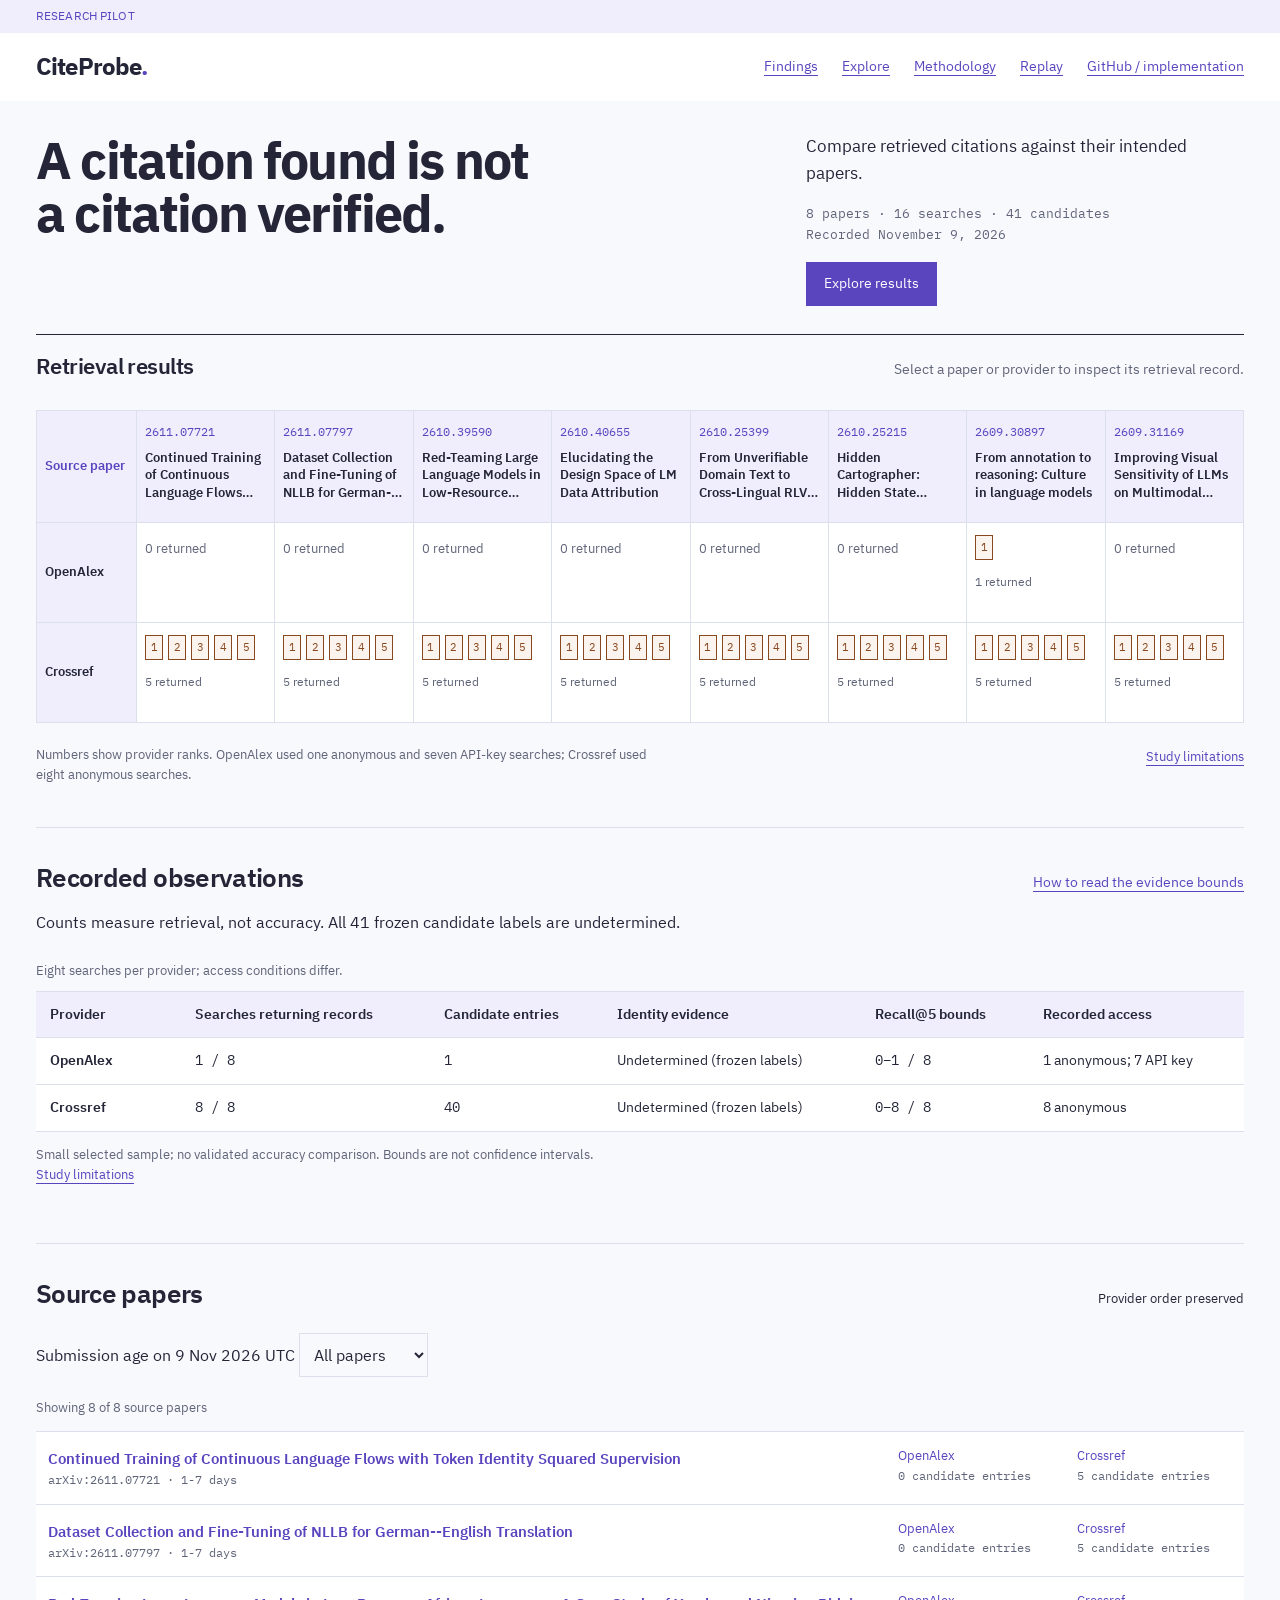
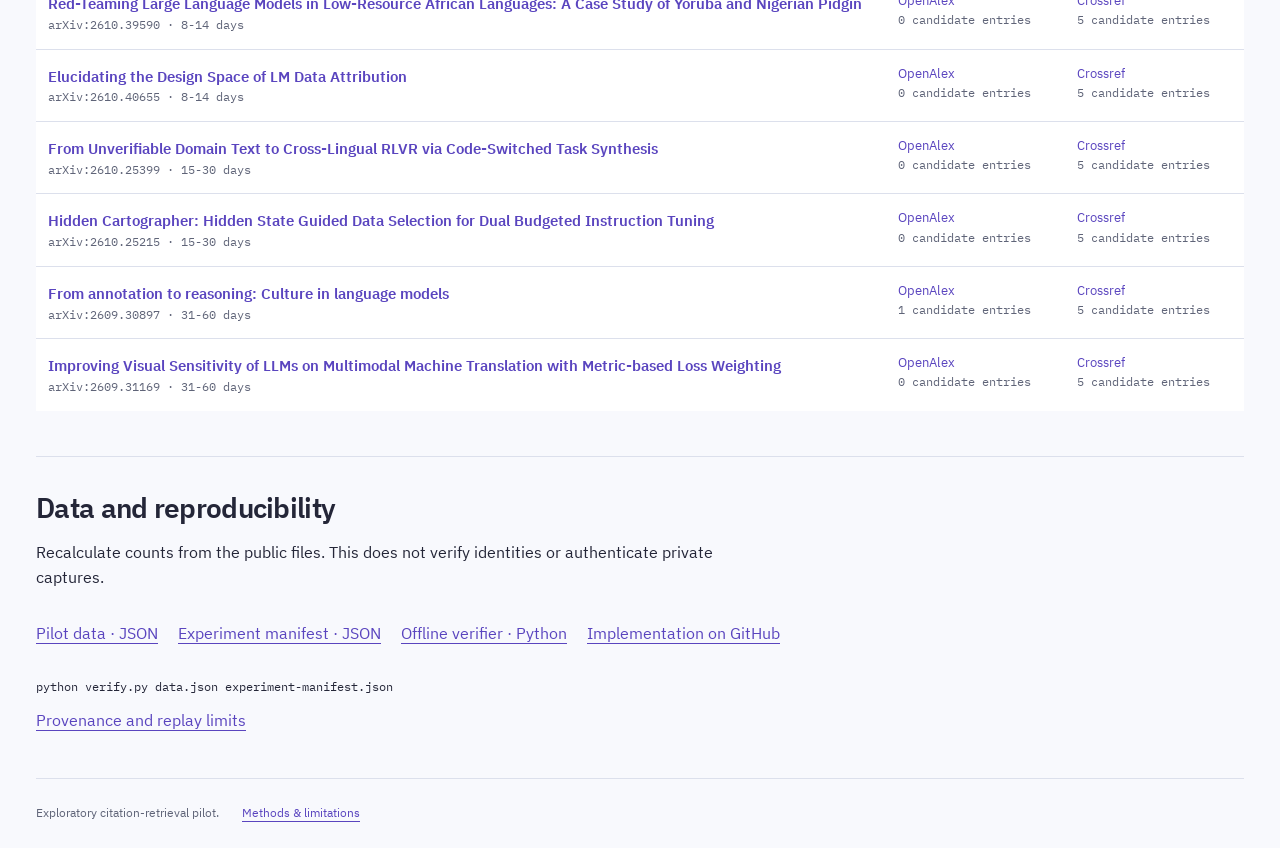
<file: public-demo/index.html>
<!doctype html><html lang="en"><head>
<meta charset="utf-8">
<meta name="viewport" content="width=device-width,initial-scale=1"><title>CiteProbe — Exploratory citation-retrieval pilot</title>
<link rel="stylesheet" href="style.css">
<script src="app.js" defer></script>
<meta name="description" content="Inspect sixteen frozen citation-retrieval searches, ranked candidates, identity evidence and reproducibility limits."><link rel="stylesheet" href="refine.css"><script src="integrated.js" defer></script><link rel="stylesheet" href="integrated.css"><link rel="stylesheet" href="v3-theme.css"></head><body data-treatment="atlas">
<a class="skip" href="#main">Skip to content</a>
<div class="prototype-note">RESEARCH PILOT</div>
<header class="mast"><a href="index.html" class="wordmark">CiteProbe<span>.</span></a>
<nav aria-label="Main"><a href="#findings">Findings</a><a href="#explore">Explore</a><a href="methodology.html">Methodology</a><a href="/replay/">Replay</a><a href="https://github.com/nati5174/CiteTrace">GitHub / implementation</a></nav></header>
<main id="main" tabindex="-1">
<div id="overview" hidden>
<section class="intro refined-intro">
<div>
<h1>A citation found is not a citation verified.</h1>
<p>Compare retrieved citations against their intended papers.</p>
<p class="scope">8 papers · 16 searches · 41 candidates<br>Recorded November 9, 2026</p><a class="action" href="#explore">Explore results</a></div>
<div class="specimen" id="specimen" aria-label="A real frozen evidence example"></div></section>
<section id="findings">
<div class="section-title">
<h2>Recorded observations</h2><a href="methodology.html#bounds">How to read the evidence bounds</a></div>
<p>Counts measure retrieval, not accuracy. All 41 frozen candidate labels are undetermined.</p>
<div class="matrix-scroll" role="region" aria-label="Provider observations" tabindex="0">
<table role="table"><caption>Eight searches per provider; access conditions differ.</caption>
<thead role="rowgroup">
<tr role="row"><th role="columnheader" scope="col">Provider</th><th role="columnheader" scope="col">Searches returning records</th><th role="columnheader" scope="col">Candidate entries</th><th role="columnheader" scope="col">Identity evidence</th><th role="columnheader" scope="col">Recall@5 bounds</th><th role="columnheader" scope="col">Recorded access</th></tr></thead>
<tbody id="matrix" role="rowgroup"></tbody></table></div>
<p class="note">Small selected sample; no validated accuracy comparison. Bounds are not confidence intervals. <a href="methodology.html#limitations">Study limitations</a></p></section>
<section id="explore" tabindex="-1">
<div class="section-title">
<h2>Source papers</h2><span>Provider order preserved</span></div><label for="cohort">Submission age on 9 Nov 2026 UTC</label> <select id="cohort" disabled><option value="all">All papers</option><option value="1-7">1–7 days</option><option value="8-14">8–14 days</option><option value="15-30">15–30 days</option><option value="31-60">31–60 days</option></select>
<p id="count" role="status"></p>
<div id="paper-list"></div></section>
<section class="reproduce" id="reproduce">
<h2>Data and reproducibility</h2>
<p>Recalculate counts from the public files. This does not verify identities or authenticate private captures.</p>
<div class="artifact-links"><a href="data.json" download>Pilot data · JSON</a><a href="experiment-manifest.json" download>Experiment manifest · JSON</a><a href="verify.py" download>Offline verifier · Python</a><a href="https://github.com/nati5174/CiteTrace">Implementation on GitHub</a></div><pre>python verify.py data.json experiment-manifest.json</pre><a href="methodology.html#reproducibility">Provenance and replay limits</a></section></div>
<section id="inspection" hidden aria-labelledby="inspection-title"></section>
<div id="loading" role="status">Loading frozen records…</div></main>
<footer>Exploratory citation-retrieval pilot. <a href="methodology.html">Methods & limitations</a></footer></body></html>
</file>
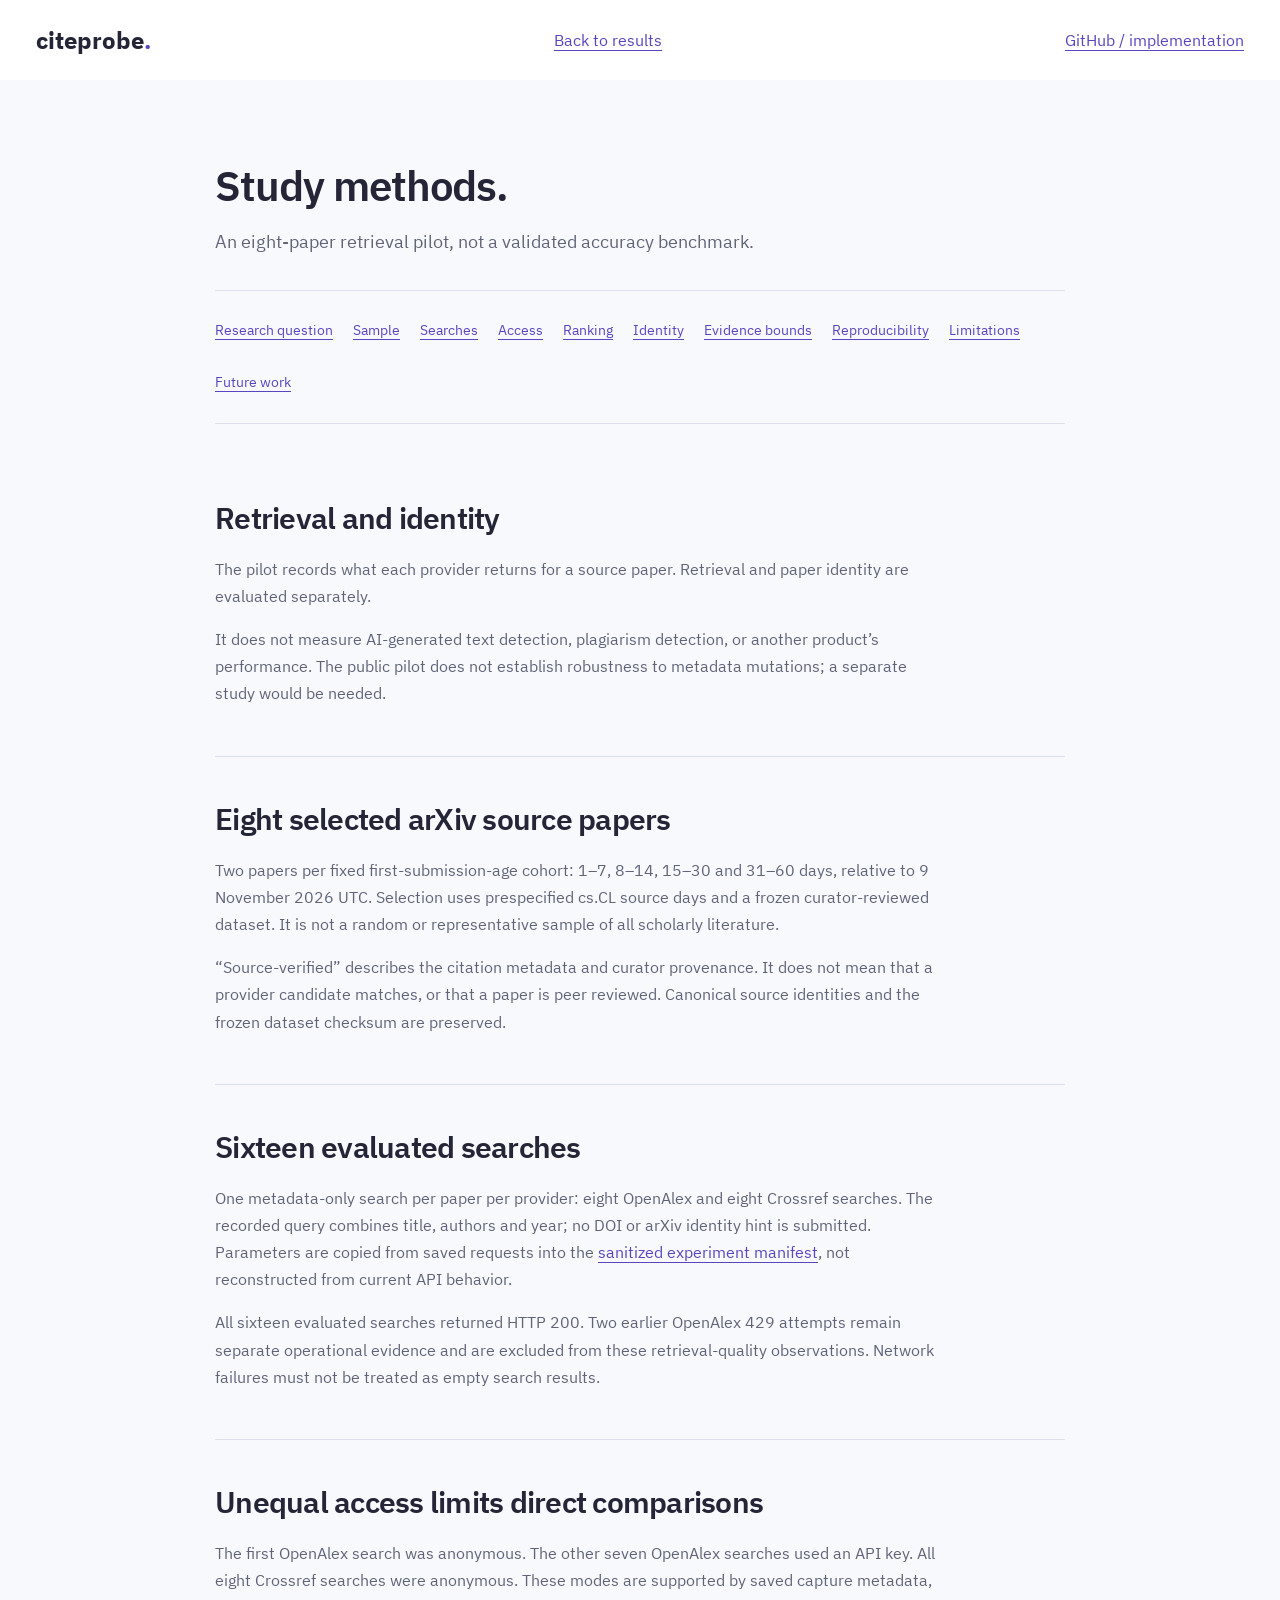
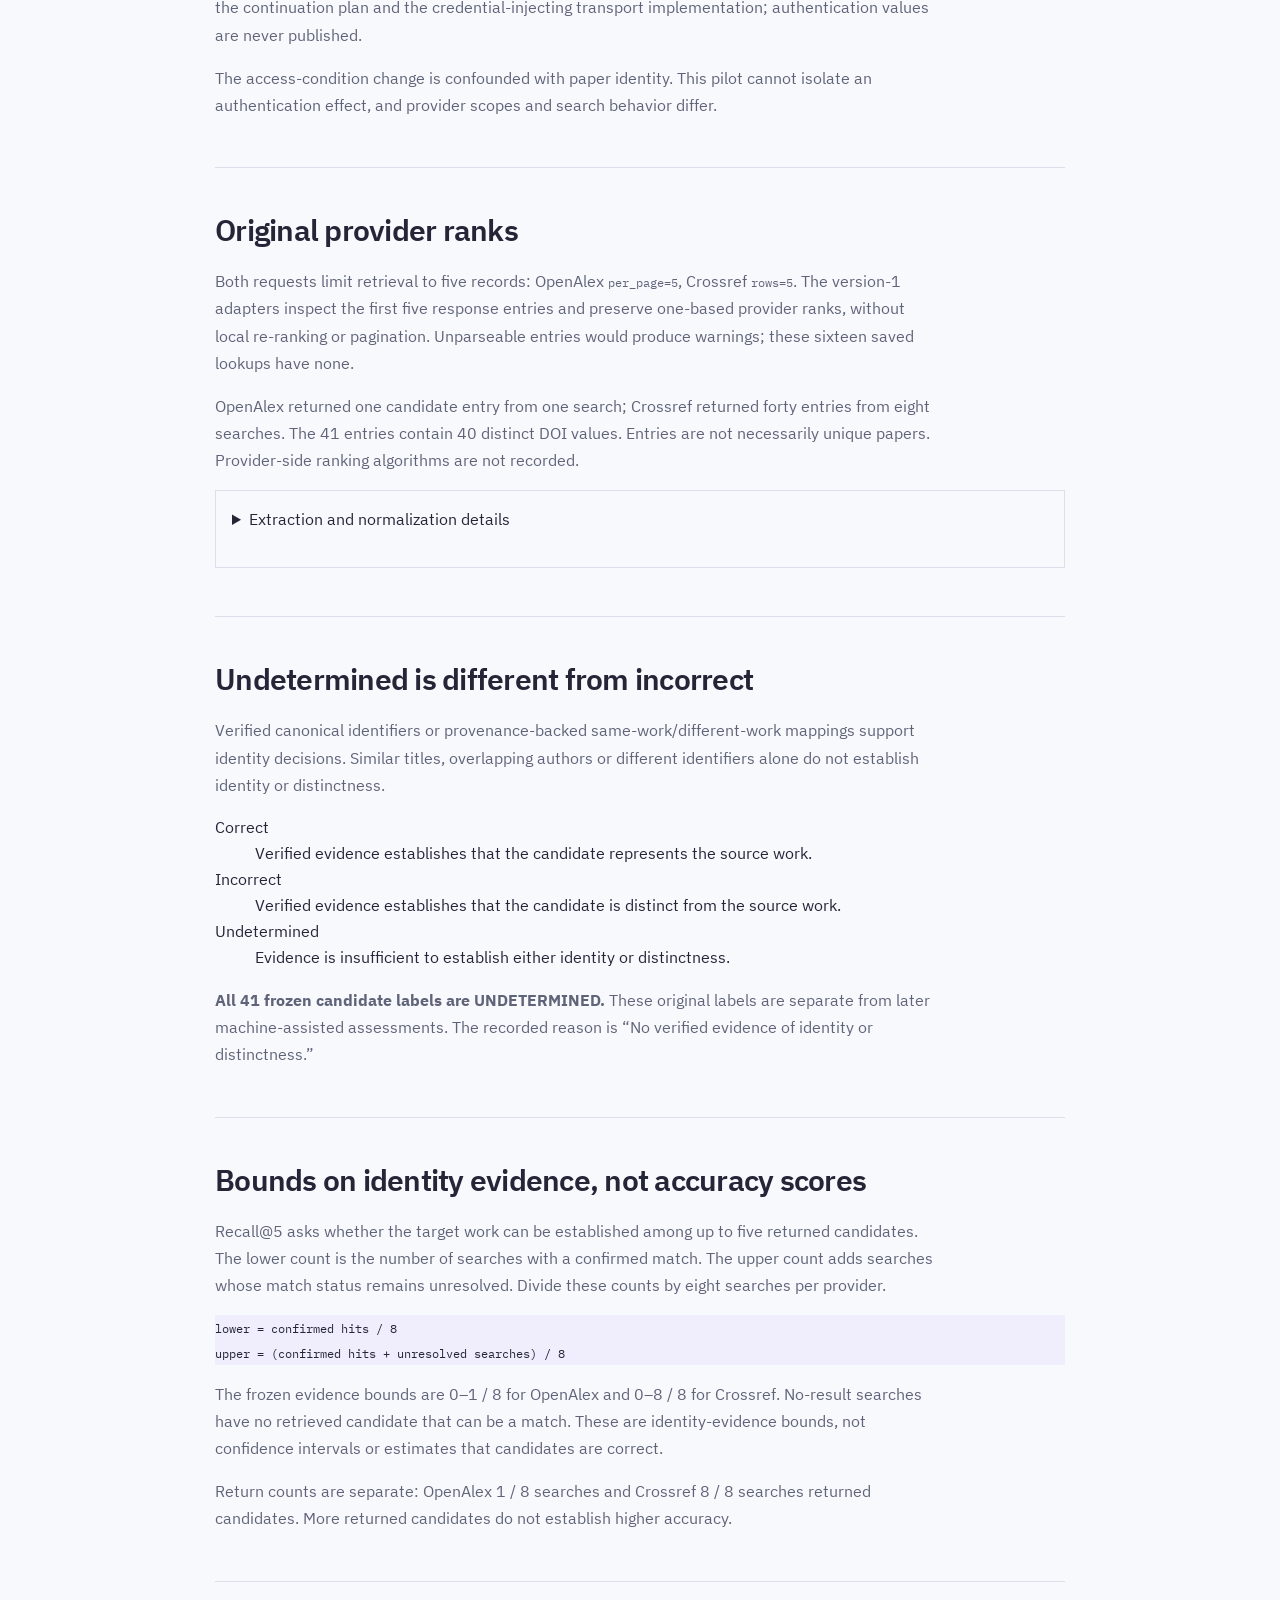
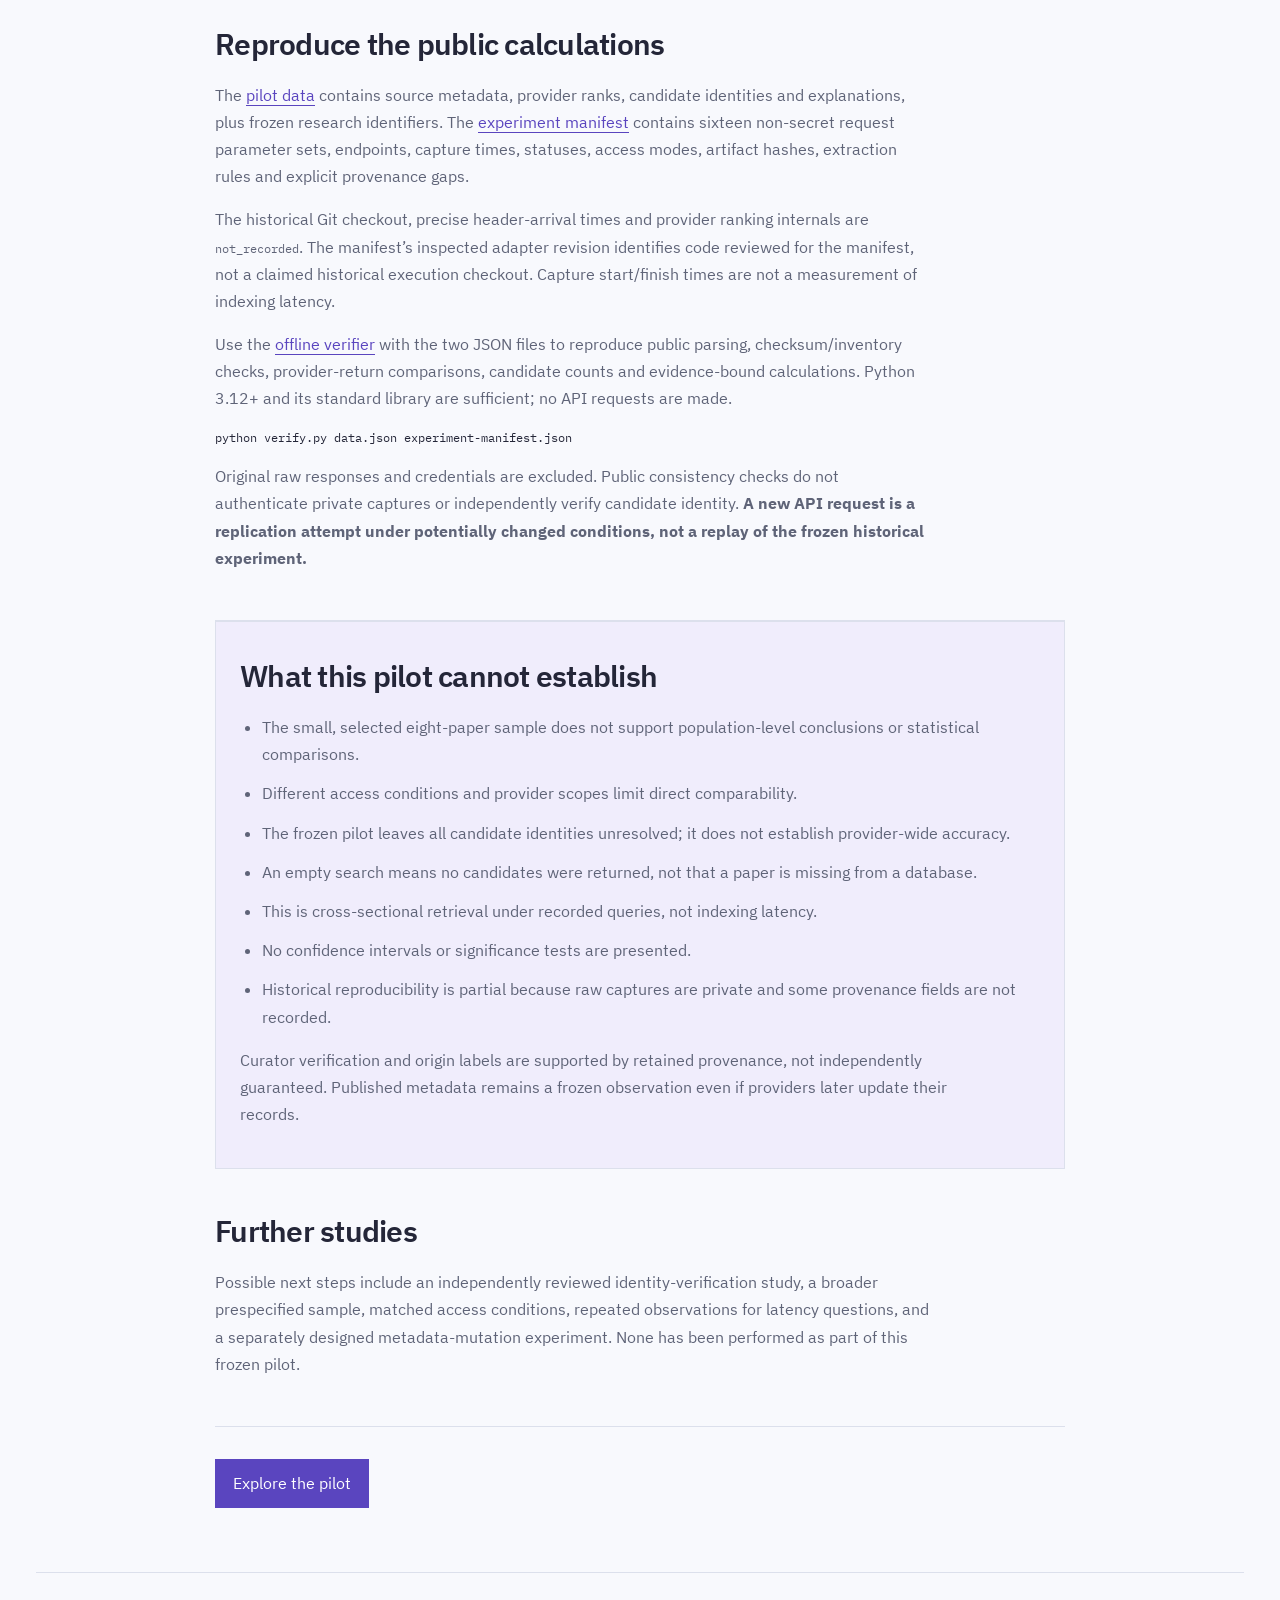
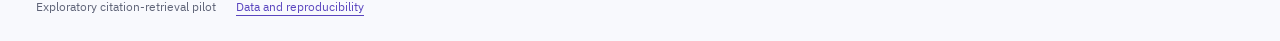
<file: public-demo/methodology.html>
<!doctype html>
<html lang="en">
<head>
  <meta charset="utf-8"><meta name="viewport" content="width=device-width, initial-scale=1">
  <meta name="description" content="Methods, access conditions, identity evidence and reproducibility limits of CiteProbe’s eight-paper exploratory citation-retrieval pilot.">
  <title>Methodology — CiteProbe exploratory citation-retrieval pilot</title><link rel="stylesheet" href="style.css"><link rel="stylesheet" href="v3-theme.css">
</head>
<body>
  <a class="skip-link" href="#main">Skip to methodology</a><div class="review-banner">RESEARCH PILOT</div>
  <header class="nav wrap"><a class="brand" href="index.html"><span class="brand-icon" aria-hidden="true"></span>citeprobe<span class="brand-dot">.</span></a><a class="nav-link" href="index.html">Back to results <span class="icon-arrow" aria-hidden="true"></span></a><a class="nav-link" href="https://github.com/nati5174/CiteTrace">GitHub / implementation</a></header>
  <main id="main" class="wrap method-page section" tabindex="-1">
    <div class="eyebrow">METHODS &amp; LIMITATIONS</div><h1>Study <em>methods.</em></h1><p class="method-lead">An eight-paper retrieval pilot, not a validated accuracy benchmark.</p>
    <nav class="method-toc" aria-label="Methodology contents"><a href="#question">Research question</a><a href="#sample">Sample</a><a href="#searches">Searches</a><a href="#access">Access</a><a href="#ranking">Ranking</a><a href="#identity">Identity</a><a href="#bounds">Evidence bounds</a><a href="#reproducibility">Reproducibility</a><a href="#limitations">Limitations</a><a href="#future">Future work</a></nav>
    <div class="method-sections">
      <section id="question"><div class="eyebrow">01 / RESEARCH QUESTION</div><h2>Retrieval and identity</h2><p>The pilot records what each provider returns for a source paper. Retrieval and paper identity are evaluated separately.</p><p>It does not measure AI-generated text detection, plagiarism detection, or another product’s performance. The public pilot does not establish robustness to metadata mutations; a separate study would be needed.</p></section>
      <section id="sample"><div class="eyebrow">02 / SAMPLE SELECTION</div><h2>Eight selected arXiv source papers</h2><p>Two papers per fixed first-submission-age cohort: 1–7, 8–14, 15–30 and 31–60 days, relative to 9 November 2026 UTC. Selection uses prespecified cs.CL source days and a frozen curator-reviewed dataset. It is not a random or representative sample of all scholarly literature.</p><p>“Source-verified” describes the citation metadata and curator provenance. It does not mean that a provider candidate matches, or that a paper is peer reviewed. Canonical source identities and the frozen dataset checksum are preserved.</p></section>
      <section id="searches"><div class="eyebrow">03 / RECORDED PROVIDER SEARCHES</div><h2>Sixteen evaluated searches</h2><p>One metadata-only search per paper per provider: eight OpenAlex and eight Crossref searches. The recorded query combines title, authors and year; no DOI or arXiv identity hint is submitted. Parameters are copied from saved requests into the <a href="experiment-manifest.json" download>sanitized experiment manifest</a>, not reconstructed from current API behavior.</p><p>All sixteen evaluated searches returned HTTP 200. Two earlier OpenAlex 429 attempts remain separate operational evidence and are excluded from these retrieval-quality observations. Network failures must not be treated as empty search results.</p></section>
      <section id="access"><div class="eyebrow">04 / ACCESS CONDITIONS</div><h2>Unequal access limits direct comparisons</h2><p>The first OpenAlex search was anonymous. The other seven OpenAlex searches used an API key. All eight Crossref searches were anonymous. These modes are supported by saved capture metadata, the continuation plan and the credential-injecting transport implementation; authentication values are never published.</p><p>The access-condition change is confounded with paper identity. This pilot cannot isolate an authentication effect, and provider scopes and search behavior differ.</p></section>
      <section id="ranking"><div class="eyebrow">05 / CANDIDATE EXTRACTION &amp; RANKING</div><h2>Original provider ranks</h2><p>Both requests limit retrieval to five records: OpenAlex <code>per_page=5</code>, Crossref <code>rows=5</code>. The version-1 adapters inspect the first five response entries and preserve one-based provider ranks, without local re-ranking or pagination. Unparseable entries would produce warnings; these sixteen saved lookups have none.</p><p>OpenAlex returned one candidate entry from one search; Crossref returned forty entries from eight searches. The 41 entries contain 40 distinct DOI values. Entries are not necessarily unique papers. Provider-side ranking algorithms are not recorded.</p><details><summary>Extraction and normalization details</summary><p>OpenAlex uses the results array, title, authorship display names, publication year and identifiers. Crossref uses message items, the first title, author names, and the first available publication/issued date used by the adapter. DOI URL prefixes are removed; arXiv identifiers are extracted from recognized URLs. Text fields trim surrounding whitespace. The manifest distinguishes inspected adapter code from the unrecorded historical checkout.</p></details></section>
      <section id="identity"><div class="eyebrow">06 / IDENTITY JUDGMENTS</div><h2>Undetermined is different from incorrect</h2><p>Verified canonical identifiers or provenance-backed same-work/different-work mappings support identity decisions. Similar titles, overlapping authors or different identifiers alone do not establish identity or distinctness.</p><dl><dt>Correct</dt><dd>Verified evidence establishes that the candidate represents the source work.</dd><dt>Incorrect</dt><dd>Verified evidence establishes that the candidate is distinct from the source work.</dd><dt>Undetermined</dt><dd>Evidence is insufficient to establish either identity or distinctness.</dd></dl><p><strong>All 41 frozen candidate labels are UNDETERMINED.</strong> These original labels are separate from later machine-assisted assessments. The recorded reason is “No verified evidence of identity or distinctness.”</p></section>
      <section id="bounds"><div class="eyebrow">07 / EVIDENCE-BOUND CALCULATIONS</div><h2>Bounds on identity evidence, not accuracy scores</h2><p>Recall@5 asks whether the target work can be established among up to five returned candidates. The lower count is the number of searches with a confirmed match. The upper count adds searches whose match status remains unresolved. Divide these counts by eight searches per provider.</p><div class="formula"><code>lower = confirmed hits / 8<br>upper = (confirmed hits + unresolved searches) / 8</code></div><p>The frozen evidence bounds are 0–1 / 8 for OpenAlex and 0–8 / 8 for Crossref. No-result searches have no retrieved candidate that can be a match. These are identity-evidence bounds, not confidence intervals or estimates that candidates are correct.</p><p>Return counts are separate: OpenAlex 1 / 8 searches and Crossref 8 / 8 searches returned candidates. More returned candidates do not establish higher accuracy.</p></section>
      <section id="reproducibility"><div class="eyebrow">08 / REPRODUCIBILITY &amp; PROVENANCE</div><h2>Reproduce the public calculations</h2><p>The <a href="data.json" download>pilot data</a> contains source metadata, provider ranks, candidate identities and explanations, plus frozen research identifiers. The <a href="experiment-manifest.json" download>experiment manifest</a> contains sixteen non-secret request parameter sets, endpoints, capture times, statuses, access modes, artifact hashes, extraction rules and explicit provenance gaps.</p><p>The historical Git checkout, precise header-arrival times and provider ranking internals are <code>not_recorded</code>. The manifest’s inspected adapter revision identifies code reviewed for the manifest, not a claimed historical execution checkout. Capture start/finish times are not a measurement of indexing latency.</p><p>Use the <a href="verify.py" download="verify.py">offline verifier</a> with the two JSON files to reproduce public parsing, checksum/inventory checks, provider-return comparisons, candidate counts and evidence-bound calculations. Python 3.12+ and its standard library are sufficient; no API requests are made.</p><pre><code>python verify.py data.json experiment-manifest.json</code></pre><p>Original raw responses and credentials are excluded. Public consistency checks do not authenticate private captures or independently verify candidate identity. <strong>A new API request is a replication attempt under potentially changed conditions, not a replay of the frozen historical experiment.</strong></p></section>
      <section id="limitations" class="limitations"><div class="eyebrow">09 / LIMITATIONS</div><h2>What this pilot cannot establish</h2><ul><li>The small, selected eight-paper sample does not support population-level conclusions or statistical comparisons.</li><li>Different access conditions and provider scopes limit direct comparability.</li><li>The frozen pilot leaves all candidate identities unresolved; it does not establish provider-wide accuracy.</li><li>An empty search means no candidates were returned, not that a paper is missing from a database.</li><li>This is cross-sectional retrieval under recorded queries, not indexing latency.</li><li>No confidence intervals or significance tests are presented.</li><li>Historical reproducibility is partial because raw captures are private and some provenance fields are not recorded.</li></ul><p>Curator verification and origin labels are supported by retained provenance, not independently guaranteed. Published metadata remains a frozen observation even if providers later update their records.</p></section>
      <section id="future"><div class="eyebrow">10 / FUTURE WORK</div><h2>Further studies</h2><p>Possible next steps include an independently reviewed identity-verification study, a broader prespecified sample, matched access conditions, repeated observations for latency questions, and a separately designed metadata-mutation experiment. None has been performed as part of this frozen pilot.</p></section>
    </div>
    <a class="button primary" href="index.html#explore">Explore the pilot <span class="icon-arrow" aria-hidden="true"></span></a>
  </main>
  <footer class="wrap footer"><span>Exploratory citation-retrieval pilot</span><a href="index.html#reproduce">Data and reproducibility</a></footer>
</body>
</html>
</file>
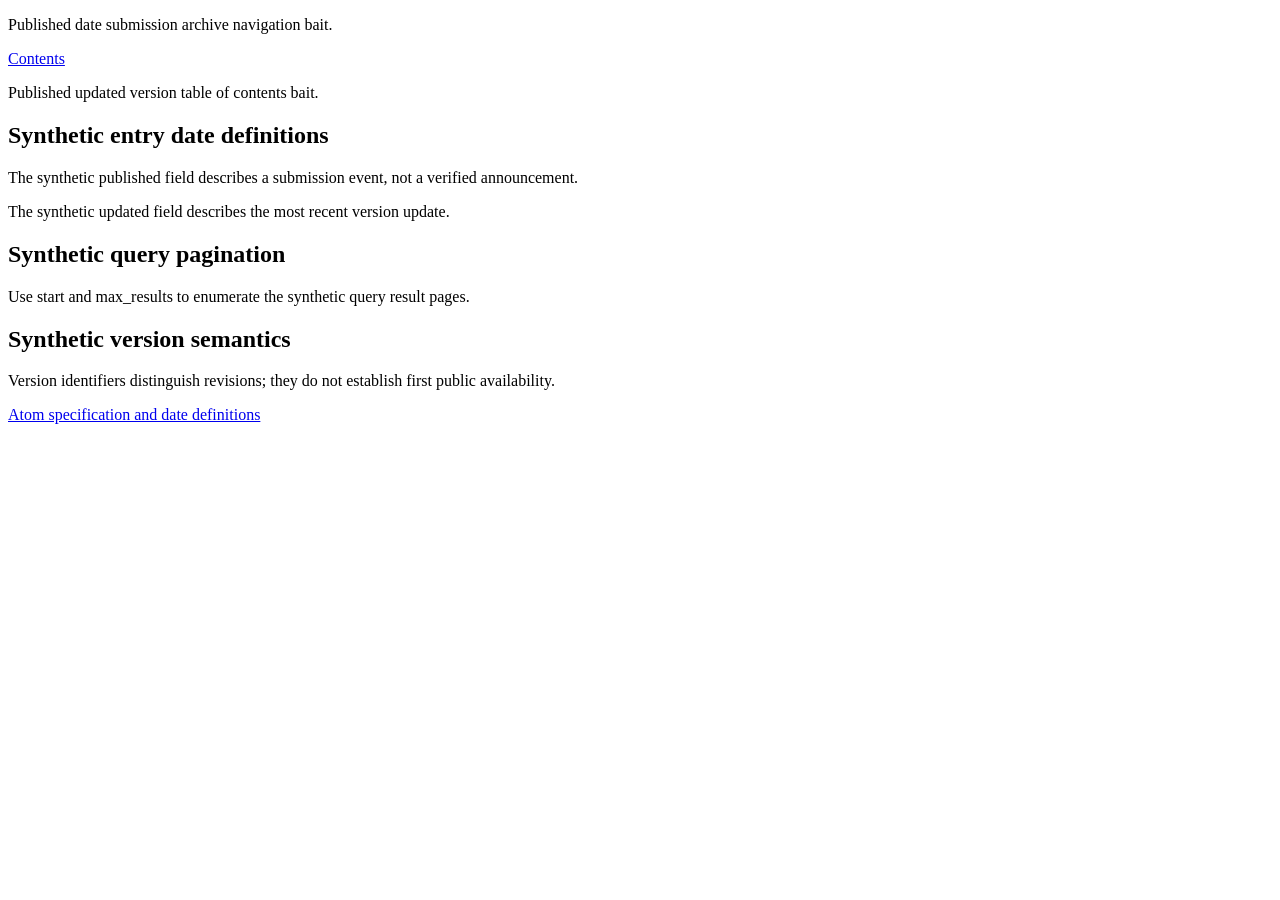
<file: tests/fixtures/evidence-v2/api.html>
<!doctype html>
<!-- SYNTHETIC documentation for offline extraction tests only. -->
<html><body>
<nav><p>Published date submission archive navigation bait.</p><a href="/noise">Contents</a></nav>
<main>
<div class="toc"><p>Published updated version table of contents bait.</p></div>
<h2 id="entry-dates">Synthetic entry date definitions</h2>
<p>The synthetic published field describes a submission event, not a verified announcement.</p>
<p>The synthetic updated field describes the most recent version update.</p>
<h2 id="pagination">Synthetic query pagination</h2>
<p>Use start and max_results to enumerate the synthetic query result pages.</p>
<h2 id="versions">Synthetic version semantics</h2>
<p>Version identifiers distinguish revisions; they do not establish first public availability.</p>
<a href="/help/atom_specifications.html">Atom specification and date definitions</a>
</main></body></html>
</file>
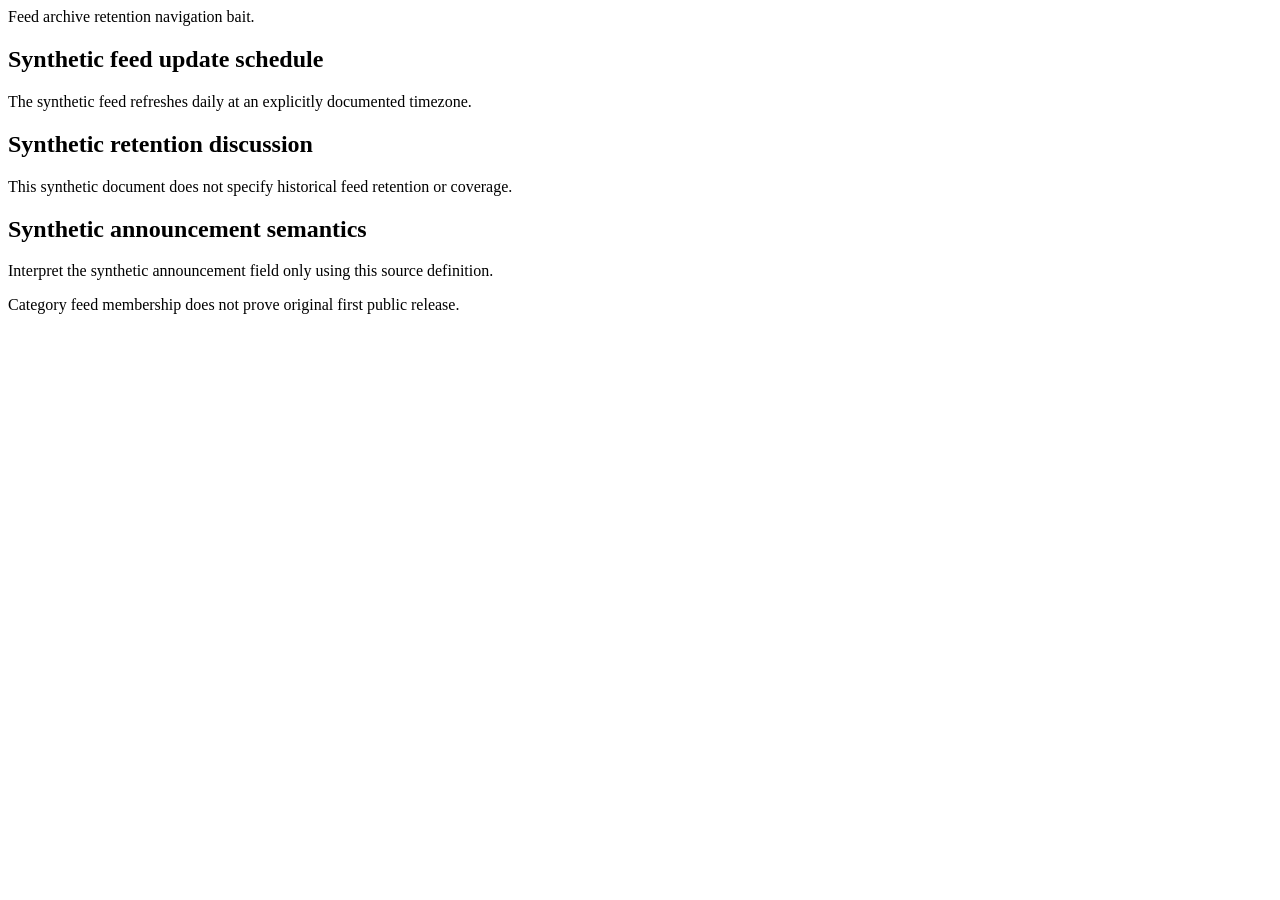
<file: tests/fixtures/evidence-v2/rss.html>
<!doctype html>
<!-- SYNTHETIC, not a claim about the actual arXiv service. -->
<html><body><aside>Feed archive retention navigation bait.</aside><article>
<h2 id="schedule">Synthetic feed update schedule</h2>
<p>The synthetic feed refreshes daily at an explicitly documented timezone.</p>
<h2 id="retention">Synthetic retention discussion</h2>
<p>This synthetic document does not specify historical feed retention or coverage.</p>
<h2 id="announcements">Synthetic announcement semantics</h2>
<p>Interpret the synthetic announcement field only using this source definition.</p>
<p>Category feed membership does not prove original first public release.</p>
</article></body></html>
</file>
<file: public-demo/style.css>
.method-page { max-width:850px;
 }

.method-page h1 { font-size:clamp(2.625rem,6vw,4rem);
 margin:18px 0;
 }

.method-lead { font-size:1.125rem;
 color:var(--muted);
 }

.method-toc { display:flex;
 flex-wrap:wrap;
 gap:8px 20px;
 border-block:1px solid var(--line);
 padding:18px 0;
 margin:32px 0;
 }

.method-toc a { min-height:44px;
 display:inline-flex;
 align-items:center;
 font-size:0.875rem;
 }

.method-sections > section { padding:32px 0;
 border-bottom:1px solid var(--line);
 }

.method-page .method-sections h2 { font-size:1.875rem;
 margin:12px 0 20px;
 }

.method-sections p,.method-sections li { color:var(--muted);
 }

.method-sections ul { padding-left:22px;
 }

.method-sections li { margin:12px 0;
 }

.method-sections .limitations { padding:24px;
 }

.method-page > .button { margin-top:32px;
 }


:root{--ink:#242e39;
--muted:#536170;
--accent:#365d7b;
--line:#b6c0cb;
--paper:#edf0f4;
--wash:#dfe5ec;
--warn:#8a481f}
*{box-sizing:border-box}
body{margin:0;
background:var(--paper);
color:var(--ink);
font:0.9375rem/1.55 system-ui,-apple-system,"Segoe UI",sans-serif}
a{color:inherit;
text-underline-offset:4px}
button,select{font:inherit;
color:inherit;
cursor:pointer}
button,a,select{touch-action:manipulation}
button:focus-visible,a:focus-visible,select:focus-visible,[tabindex]:focus-visible,summary:focus-visible{outline:3px solid #365d7b;
outline-offset:4px}
::selection{background:#d0e0ee}
button{background:transparent;
border:1px solid var(--line);
padding:10px 15px;
min-height:44px}
a.action{display:inline-block;
padding:11px 18px;
background:var(--accent);
color:white;
text-decoration:none;
min-height:44px}
a:hover{text-decoration-thickness:2px}
button:hover{background:var(--wash)}
.skip{position:absolute;
transform:translateY(-200%);
background:white;
z-index:10;
padding:12px}
.skip:focus{transform:none}
.prototype-note{padding:7px 32px;
text-align:center;
background:#dfe5ec;
color:#365d7b;
font-size:0.75rem}
.mast{padding:23px 0;
border-bottom:1px solid var(--line);
display:flex;
align-items:center;
justify-content:space-between;
gap:24px}
.mast,main,footer{width:min(1320px,calc(100% - 80px));
margin:auto}
.wordmark{font-size:1.5625rem;
font-weight:750;
letter-spacing:-.035em;
text-decoration:none}
.wordmark span{color:var(--accent)}
nav{display:flex;
flex-wrap:wrap;
gap:10px 24px;
font-size:0.8125rem}
nav a{display:inline-flex;
align-items:center;
min-height:44px}
h1,h2,h3{font-family:Plex,Arial,sans-serif;
font-weight:400;
line-height:1.14;
letter-spacing:-.025em}
h1{font-size:clamp(32px,3.3vw,48px);
margin:0 0 22px}
h2{font-size:1.875rem;
margin:0}
h3{font-size:1.4375rem;
margin:12px 0}
p{max-width:72ch}
.intro{display:grid;
grid-template-columns:1fr 1fr;
gap:72px;
padding:55px 0}
.intro>div>p{font-size:1.0625rem}
.intro .scope{font-size:0.8125rem;
color:var(--muted);
margin:24px 0}
.specimen{border-block:1px solid var(--line);
padding:18px 0}
.specimen h2{font:600 0.8125rem system-ui;
margin:0 0 16px}
.specimen h3{font-size:1.25rem}
.specimen .sample-result{padding-top:14px;
border-top:1px solid var(--line);
margin-top:18px}
.meta,.note{font-size:0.8125rem;
color:var(--muted)}
.tag{color:var(--warn);
font-size:0.75rem;
font-weight:650}
.section-title{display:flex;
justify-content:space-between;
align-items:baseline;
gap:18px}
.section-title>a,.section-title>span{font-size:0.8125rem}
#findings,#explore,.reproduce{border-top:1px solid var(--line);
padding:34px 0 45px;
scroll-margin-top:20px}
.matrix-scroll{overflow-x:auto}
table{border-collapse:collapse;
width:100%;
font-size:0.8125rem}
caption{text-align:left;
color:var(--muted);
padding:10px 0}
th,td{text-align:left;
padding:15px 14px;
border-block:1px solid var(--line);
vertical-align:top;
min-width:120px;
font-variant-numeric:tabular-nums}
th{font-weight:600;
background:var(--wash)}
td:first-child{font-weight:650}
td small{display:block;
font-size:0.75rem;
color:var(--muted)}
select{padding:10px;
background:var(--paper);
border:1px solid var(--line);
margin:24px 0 8px}
#count{font-size:0.8125rem;
color:var(--muted)}
.paper-link{display:grid;
grid-template-columns:minmax(0,1fr) 155px 155px;
gap:24px;
border-top:1px solid var(--line);
padding:18px 0;
text-decoration:none}
.paper-link:hover{background:var(--wash)}
.paper-link strong{font-size:0.875rem}
.paper-link .status{font-size:0.8125rem}
.paper-link small{display:block;
font-size:0.75rem;
color:var(--muted)}
.artifact-links{display:flex;
flex-wrap:wrap;
gap:20px;
margin:22px 0}
.artifact-links a{min-height:44px;
display:flex;
align-items:center}
pre,code{font-family:PlexMono,monospace;
overflow-wrap:anywhere;
white-space:pre-wrap;
font-size:0.75rem}
footer{border-top:1px solid var(--line);
padding:25px 0;
font-size:0.75rem;
color:var(--muted)}
footer a{margin-left:20px}
#loading{padding:20px 0}
.inspection-top{display:flex;
justify-content:space-between;
align-items:center;
gap:16px;
padding:22px 0}
.inspection-top a{min-height:44px;
display:flex;
align-items:center}
.inspection-top div{display:flex;
gap:12px;
align-items:center}
#inspection-title{font-size:1.6875rem}
.workbench{display:grid;
grid-template-columns:330px minmax(0,1fr);
gap:52px;
margin:25px 0 55px;
align-items:start}
.source{position:sticky;
top:20px;
padding:24px;
background:var(--wash);
border-top:2px solid var(--accent)}
.source h3{font-size:1.5625rem;
overflow-wrap:anywhere}
.source p{font-size:0.8125rem}
.source summary{min-height:44px;
display:list-item;
cursor:pointer;
padding:10px 0}
.source h2{font:600 0.875rem system-ui}
.source a{display:inline-block;
min-height:44px}
.source .mobile-summary{display:none}
.provider-nav{display:flex;
gap:8px;
flex-wrap:wrap;
padding-bottom:18px;
border-bottom:1px solid var(--line)}
.provider-nav button[aria-pressed=true]{background:var(--ink);
color:white;
border-color:var(--ink)}
.provider-nav button{font-size:0.8125rem}
.results-head{margin:22px 0}
.results-head h3{font-size:1.5625rem}
.results-head p{margin:8px 0}
.candidate-record{display:grid;
grid-template-columns:42px minmax(0,1fr);
gap:12px;
border-top:1px solid var(--line);
padding:22px 0}
.rank{font:1.125rem Plex,Arial,sans-serif;
color:var(--muted)}
.candidate-record h3{font-size:1.375rem;
margin:8px 0 12px}
.candidate-record p{font-size:0.8125rem;
margin:7px 0}
.candidate-record a{overflow-wrap:anywhere;
display:inline-flex;
align-items:center;
min-height:44px;
font-family:PlexMono,monospace;
font-size:0.75rem}
.identity{font-size:0.75rem;
font-weight:600;
color:var(--warn)}
.copy-status{font-size:0.75rem;
color:var(--muted)}
[hidden]{display:none!important}
.method-page{max-width:850px}
.method-page h1{font-size:3.0rem}
.method-page .eyebrow,.review-banner{display:none}
.method-page h2 em,.method-page h1 em{font-style:normal;
color:var(--ink)}

@media(max-width:800px){.mast,main,footer{width:calc(100% - 36px)}
.mast{align-items:start;
flex-direction:column;
gap:6px;
padding:16px 0}
nav{gap:2px 18px}
.intro{grid-template-columns:1fr;
gap:30px;
padding:32px 0}
.intro>div>p{font-size:1.0rem}
.specimen{padding:18px 0}
.section-title{display:block}
.section-title>a,.section-title>span{display:inline-block;
margin-top:12px}
.paper-link{grid-template-columns:1fr 1fr;
gap:12px}
.paper-link>div:first-child{grid-column:1/-1}
.workbench{grid-template-columns:1fr;
gap:14px;
margin-top:16px}
.source{top:0;
z-index:2;
padding:10px 14px;
border-bottom:1px solid var(--line)}
.source h2,.source>.meta{display:none}
.source .mobile-summary{display:block;
font-size:0.75rem;
color:var(--muted)}
.source>h3{font:600 0.8125rem/1.35 system-ui;
display:-webkit-box;
-webkit-line-clamp:2;
-webkit-box-orient:vertical;
overflow:hidden;
margin:4px 0}
.source details:not([open]){font-size:0.75rem}
.source summary{min-height:32px;
padding:4px 0}
.source details[open]{max-height:40vh;
overflow:auto}
.source details p{margin:6px 0}
.inspection-top{flex-wrap:wrap;
padding:16px 0 8px;
font-size:0.8125rem}
.inspection-top div{gap:8px}
.inspection-top button{padding:8px 12px;
font-size:0.75rem}
#inspection-title{font-size:1.5rem}
.provider-nav{gap:8px;
padding:4px 0 12px}
.provider-nav button{flex:1;
padding:8px;
font-size:0.75rem}
.results-head{margin:16px 0}
.results-head h3{font-size:1.4375rem}
.candidate-record{grid-template-columns:23px 1fr;
gap:10px;
padding:18px 0}
.candidate-record h3{font-size:1.3125rem}
.rank{font-size:1.0rem}
th,td{padding:12px;
min-width:130px}
.prototype-note{font-size:0.6875rem;
padding:6px 12px}
.method-page h1{font-size:2.25rem}
}

@media(prefers-reduced-motion:reduce){*{scroll-behavior:auto!important}
}


.prototype-note{font-size:0.75rem}

@media(max-width:800px){.prototype-note{font-size:0.75rem}
.matrix-scroll{overflow:visible}
.matrix-scroll thead{position:absolute;
width:1px;
height:1px;
overflow:hidden;
clip-path:inset(50%)}
.matrix-scroll table,.matrix-scroll tbody{display:block}
.matrix-scroll tr{display:grid;
grid-template-columns:1fr 1fr;
padding:14px 0;
border-top:1px solid var(--line);
gap:12px 16px}
.matrix-scroll td{display:block;
min-width:0;
border:0;
padding:0;
font-size:0.875rem}
.matrix-scroll td:first-child{grid-column:1/-1;
font-size:1.0625rem}
.matrix-scroll td:nth-child(4),.matrix-scroll td:nth-child(6){grid-column:1/-1}
.matrix-scroll td:not(:first-child)::before{content:attr(data-label);
display:block;
color:var(--muted);
font-size:0.75rem;
margin-bottom:3px}
}


@media(max-width:800px){.matrix-scroll caption{display:block;
width:100%}
}


/* Approved Review Register visual system. */

@font-face{font-family:Plex;
src:url(fonts/IBMPlexSans-Regular.woff);
font-weight:400;
font-display:swap}

@font-face{font-family:Plex;
src:url(fonts/IBMPlexSans-SemiBold.woff);
font-weight:600;
font-display:swap}

@font-face{font-family:Plex;
src:url(fonts/IBMPlexSans-Bold.woff);
font-weight:700;
font-display:swap}

@font-face{font-family:PlexMono;
src:url(fonts/IBMPlexMono-Regular.woff);
font-weight:400;
font-display:swap}

:root{--ink:#182b40;
--muted:#4d6073;
--accent:#315f85;
--line:#b9c7d4;
--paper:#f1f4f8;
--wash:#e4ebf2;
--warn:#6b4a2c;
color-scheme:light}

body{font-family:Plex,Arial,sans-serif;
background:var(--paper);
color:var(--ink);
font-size:1rem;
font-synthesis:none}

h1,h2,h3,h4,.method-page h1,.method-page h2,.source h2,.specimen h2{font-family:Plex,Arial,sans-serif!important;
font-weight:600;
letter-spacing:-.025em;
font-style:normal}

h1{font-size:2.625rem;
line-height:1.12;
font-weight:700}
h2{font-size:1.75rem;
line-height:1.2}
h3{line-height:1.3}

.source>h3{font-family:Plex,Arial,sans-serif!important;
font-weight:600}
.source summary{font-family:Plex,Arial,sans-serif;
min-height:44px}

.rank,.candidate-record a,code,pre,.mobile-summary,.source>.meta,.paper-link small,td:nth-child(2),td:nth-child(3),td:nth-child(5){font-family:PlexMono,monospace;
font-weight:400;
font-variant-numeric:tabular-nums}

.rank{font-size:1rem;
line-height:1.4;
color:var(--muted)}
.wordmark{font-family:Plex,Arial,sans-serif;
font-weight:700;
letter-spacing:-.04em}

.prototype-note{font-family:Plex,Arial,sans-serif;
background:#dbe4ed;
color:#2e4861;
font-size:.75rem}

button:focus-visible,a:focus-visible,select:focus-visible,[tabindex]:focus-visible,summary:focus-visible{outline-color:var(--accent)}

::selection{background:#c8def0;
color:#182b40}
a{color:var(--accent)}
a.action{color:white;
background:var(--accent)}
.wordmark{color:var(--ink)}

button:hover,.paper-link:hover{background:var(--wash)}
button,select{border-radius:0}
button{font-family:Plex,Arial,sans-serif}
.provider-nav button[aria-pressed=true]{background:var(--accent);
border-color:var(--accent);
color:white}

.source{border:1px solid var(--line);
box-shadow:none;
background:var(--wash)}
.source h2{font-size:.875rem}
.source h3{font-size:1.375rem}

.candidate-record h3{font-size:1.5rem;
font-weight:600;
max-width:58ch}
.candidate-record{border-color:var(--line)}
.candidate-record p{font-size:.875rem}
.candidate-record a{font-size:.8125rem}

.identity{font-size:.8125rem;
font-weight:600;
color:var(--warn)}
.meta,.note,.results-head p{color:var(--muted)}

th,td{font-size:.875rem;
font-variant-numeric:tabular-nums}
td:first-child{font-family:Plex,Arial,sans-serif}
.source,.provider-nav,.candidate-record,.specimen{border-radius:0}

.intro{grid-template-columns:minmax(300px,.8fr) minmax(0,1.2fr);
gap:64px;
padding:44px 0}
.specimen h3{font-size:1.25rem}
.specimen h2{font-size:.875rem}
.intro>div>p{font-size:1.0625rem}

.mast{padding:16px 0}
.mast nav{font-size:.875rem}
.mast,main,footer{width:min(1320px,calc(100% - 72px))}
.workbench{grid-template-columns:320px minmax(0,1fr);
gap:36px}

.source details p:first-of-type{display:none}
.source details[open] p:first-of-type{display:block}
.source details a{font-size:.875rem}

.inspection-top{padding:16px 0}
#inspection-title{font-size:1.75rem}
.results-head h3{font-size:1.5rem}
.results-head{margin:18px 0}
.section-title>a{font-size:.875rem}

.method-page{max-width:850px;
background:var(--paper)}
.method-page h1{font-size:2.625rem}
.method-page h2 em,.method-page h1 em{font-family:Plex,Arial,sans-serif;
color:var(--ink);
font-style:normal}
.method-page .eyebrow{display:none}
.method-page .limitations{background:var(--wash);
border:1px solid var(--line);
border-radius:0}
.method-page .limitations p{color:var(--muted)}
.method-page details,.method-page pre{border-radius:0;
border-color:var(--line)}
.method-page .formula{background:var(--wash)}
.review-banner{display:none}
.nav .brand-icon{border-color:var(--accent)}
.brand-dot{color:var(--accent)}
.method-page p,.method-page li,.method-page dd{font-family:Plex,Arial,sans-serif;
line-height:1.7}

@media(max-width:800px){.mast,main,footer{width:calc(100% - 32px)}
.intro{grid-template-columns:1fr;
gap:28px;
padding:28px 0}
h1{font-size:2rem}
.mast{padding:12px 0}
.mast nav{gap:0 16px;
font-size:.8125rem}
.workbench{grid-template-columns:1fr;
gap:16px}
.source{border-top:1px solid var(--line);
padding:10px 12px}
.source>h3{font:600 .875rem/1.4 Plex,Arial,sans-serif}
.source summary{min-height:44px}
.candidate-record h3{font-size:1.25rem}
.candidate-record p{font-size:.875rem}
.source details[open]{max-height:35vh}
.source:has(details[open]){position:static}
.rank{font-size:.875rem}
.matrix-scroll td{font-size:.875rem}
.matrix-scroll td::before{font-family:Plex,Arial,sans-serif}
.method-page h1{font-size:2rem}
}


.nav.wrap{width:100%;
padding:18px max(36px,calc((100% - 1320px)/2));
background:#202d3b;
color:#edf2f7}
.nav.wrap a,.nav.wrap .brand-dot{color:#edf2f7}
.nav.wrap .brand-icon{border-color:#b5cce0}

:root{--ink:#242e39;
--muted:#536170;
--accent:#365d7b;
--line:#b6c0cb;
--paper:#edf0f4;
--wash:#dfe5ec;
--warn:#8a481f}

.mast{width:100%;
padding:18px max(36px,calc((100% - 1320px)/2));
background:#202d3b;
color:#f4f6f9;
border:0}
.mast a,.mast .wordmark,.mast .wordmark span{color:#edf2f7}
.mast nav a{color:#c7d8e9}
.prototype-note{background:#15212e;
color:#c8d4e1;
text-align:left;
padding-left:max(36px,calc((100% - 1320px)/2))}

.wordmark{font-size:1.375rem}
.workbench{grid-template-columns:300px minmax(0,1fr);
gap:24px;
margin-top:20px}
.source{background:#283746;
color:#eef2f6;
border-color:#283746;
padding:20px}
.source .meta,.source .mobile-summary,.source p{color:#cbd5e0}
.source a{color:#d2e4f4}
.source summary{color:#eef2f6}
.source h3{font-size:1.1875rem;
font-weight:600;
line-height:1.45}
.source h2{color:#cbd5e0}

.candidate-record{background:#fff;
border:0;
border-bottom:1px solid var(--line);
padding:18px 20px;
grid-template-columns:28px minmax(0,1fr);
gap:14px}
.candidate-record h3{font-size:1.25rem;
font-weight:700;
line-height:1.35;
margin:5px 0 8px}
.candidate-record p{margin:4px 0}
.candidate-record .rank{color:#536170}
.candidate-record a{min-height:36px}
.identity{color:#8a481f}
.candidate-record .identity{display:inline-flex;
gap:6px;
align-items:center}
.candidate-record .identity::before{content:'';
width:6px;
height:6px;
border:1px solid #8a481f;
display:inline-block}

.provider-nav{background:#dfe5ec;
padding:0;
border-bottom:0;
gap:0}
.provider-nav button{border:0;
border-bottom:3px solid transparent;
padding:12px 20px}
.provider-nav button[aria-pressed=true]{background:transparent;
color:#203e58;
border-bottom-color:#365d7b}
.provider-nav button:hover{background:#d0dbe5}
.results-head{margin:0;
padding:16px 20px;
background:#fff;
border-block:1px solid var(--line)}
.results-head h3{font-size:1.25rem;
font-weight:700}
.results-head p{margin:4px 0;
font-size:.8125rem}

#inspection-title{font-size:1.5rem;
font-weight:700}
.inspection-top{font-size:.875rem;
padding:10px 0}
.intro{gap:48px}
.intro h1{font-size:2.375rem}
.specimen{background:#fff;
padding:20px;
border:1px solid var(--line)}
.specimen h3{font-weight:600;
font-size:1.125rem}
.specimen .tag{color:#8a481f}
.specimen .sample-result{border-color:var(--line)}
.paper-link{padding:14px 12px;
background:#fff}
.paper-link strong{font-weight:600}
th{background:#dfe5ec}
td{background:#fff}
th,td{padding:12px 14px}
.reproduce{background:transparent}
.section-title h2{font-weight:700;
font-size:1.5rem}

@media(max-width:800px){.mast{padding:12px 16px;
gap:2px}
.prototype-note{padding:6px 16px}
.intro{gap:24px}
.intro h1{font-size:2rem}
.workbench{grid-template-columns:1fr;
gap:12px}
.source{padding:10px 12px}
.source>h3{font-size:.875rem;
line-height:1.4}
.source .mobile-summary{color:#cbd5e0}
.candidate-record{padding:16px 12px;
grid-template-columns:24px 1fr;
gap:10px}
.candidate-record h3{font-size:1.125rem}
.provider-nav button{padding:10px 6px}
.results-head{padding:14px 12px}
.matrix-scroll tr{background:#fff;
padding:14px 12px}
.matrix-scroll td{background:transparent;
padding:0}
.specimen{padding:16px}
.intro h1{line-height:1.15}
}

@media(max-width:800px){.nav.wrap{padding:12px 16px}
}


.method-page.section{padding:64px 0}
.nav.wrap{display:flex;
align-items:center;
justify-content:space-between;
gap:16px;
flex-wrap:wrap}
.nav-link{display:inline-flex;
align-items:center;
min-height:44px}
.brand{font:700 1.5rem Plex,sans-serif;
text-decoration:none}
.method-page .button{display:inline-flex;
padding:12px 18px;
min-height:44px;
background:var(--accent);
color:white;
text-decoration:none}
.method-page details{border:1px solid var(--line);
padding:16px;
margin:16px 0}
.method-page summary{cursor:pointer;
min-height:44px}
.source{max-height:calc(100vh - 40px);
overflow:auto}
.skip{z-index:20}
.method-page h1 em{font-weight:600}
.matrix-scroll td::before{font-family:Plex,sans-serif}
.method-page .skip-link{position:absolute;
transform:translateY(-200%)}
.skip-link:focus{transform:none}
.intro>*{min-width:0;overflow-wrap:anywhere}
@media(max-width:800px){.intro{grid-template-columns:minmax(0,1fr)}}
.mast :focus-visible,.nav.wrap :focus-visible,.source :focus-visible{outline-color:#c7d8e9}
body{overflow-wrap:anywhere}
.source .mobile-summary{font-variant-numeric:tabular-nums}
.error a{display:inline-flex;
align-items:center;
min-height:44px}

@media(max-width:800px){.source{max-height:none;
overflow:visible}
.source summary{min-height:44px}
.source:has(details[open]){position:static}
}
@media(max-height:600px){.source{position:static;
max-height:none}
}


.results-head h2{font-size:1.25rem;font-weight:700}.matrix-scroll tbody th{background:white;font-weight:600}@media(max-width:800px){.matrix-scroll tbody th{display:block;grid-column:1/-1;min-width:0;padding:0;border:0;font-size:1.0625rem;background:transparent}}

h1,h2,h3,h4{overflow-wrap:anywhere}
.skip-link{position:absolute;transform:translateY(-200%);background:white;padding:12px;z-index:20}
.skip-link:focus{transform:none}
</file>
<file: public-demo/refine.css>
/* Local proposal: typography and evidence hierarchy inside Review Register. */
.mast{padding-block:12px}.wordmark{font-size:1.5rem;letter-spacing:-.035em}
.mast nav{font-size:.875rem}.prototype-note{letter-spacing:.01em}
.refined-intro{display:block;padding:44px 0 40px}
.refined-intro>div:first-child{display:grid;grid-template-columns:minmax(0,1.6fr) minmax(250px,.8fr);column-gap:72px;align-items:start}
.refined-intro h1{grid-row:1/4;font-size:3.875rem;line-height:1.02;letter-spacing:-.035em;max-width:18ch;margin:0;text-wrap:balance}
.refined-intro h1 br{display:none}.refined-intro>div>p{font-size:1.0625rem;line-height:1.6;margin:0 0 16px;max-width:42ch}
.refined-intro .scope{font:400 .8125rem/1.65 PlexMono,monospace;margin:0 0 16px}
.refined-intro .action{justify-self:start;font-size:.875rem}
.refined-intro .specimen{border:0;background:transparent;padding:0;margin-top:38px}
.evidence-head{display:flex;align-items:baseline;justify-content:space-between;gap:24px;border-top:1px solid var(--ink);padding-top:16px;margin-bottom:20px}
.evidence-head h2{font-size:1.375rem}.evidence-head p{font-size:.8125rem;color:var(--muted);margin:0;max-width:55ch}
.trace-grid{display:grid;grid-template-columns:minmax(0,1fr) minmax(0,2fr);gap:0;border-block:1px solid var(--line)}
.trace-source{padding:24px;background:var(--source,#283746);color:#eef2f6}
.trace-source h3{font-size:1.375rem;line-height:1.35;margin:16px 0}.trace-source p{font-size:.875rem;line-height:1.6;color:#cbd5e0}
.trace-source .trace-id{font:400 .8125rem/1.6 PlexMono,monospace;color:#d2e4f4}
.trace-source a{color:#d2e4f4;display:inline-flex;align-items:center;min-height:44px;font-size:.875rem}
.trace-source a:focus-visible{outline-color:#c7d8e9}
.trace-returns{background:white;display:grid;grid-template-columns:150px minmax(0,1fr);align-content:start}
.trace-provider{padding:16px;border-bottom:1px solid var(--line);font-size:.875rem;font-weight:600;background:#dfe5ec}
.trace-provider span{display:block;font:400 .75rem/1.6 PlexMono,monospace;color:var(--muted);margin-top:6px}
.trace-empty{padding:16px;border-bottom:1px solid var(--line);font-size:.875rem;color:var(--muted)}
.trace-ranked{margin:0;padding:0;list-style:none}.trace-ranked li{border-bottom:1px solid var(--line)}
.trace-ranked li:last-child{border-bottom:0}.trace-candidate{display:grid;grid-template-columns:28px minmax(0,1fr) 116px;gap:14px;align-items:start;padding:12px 16px;min-height:60px;text-decoration:none}
.trace-candidate:hover{background:#edf0f4}.trace-candidate strong{font-size:.875rem;font-weight:600;line-height:1.4}.trace-rank{font:.8125rem/1.5 PlexMono,monospace;color:var(--muted)}
.trace-state{font-size:.75rem;line-height:1.5;color:var(--warn)}
.evidence-foot{display:flex;justify-content:space-between;align-items:baseline;gap:24px;padding-top:12px;font-size:.8125rem;color:var(--muted)}
.evidence-foot a{min-height:44px;display:inline-flex;align-items:center}
.pilot-map{display:grid;grid-template-columns:100px repeat(8,minmax(0,1fr));border-top:1px solid var(--ink);border-left:1px solid var(--line);background:white}
.map-cell{border-right:1px solid var(--line);border-bottom:1px solid var(--line);padding:12px 8px;min-width:0}
.map-label{font-size:.8125rem;font-weight:600;background:#dfe5ec;display:flex;align-items:center}
.map-label small{display:block;font-weight:400;font-size:.75rem}.map-source{font:.75rem/1.5 PlexMono,monospace;color:var(--accent);min-height:70px;display:flex;align-items:center;text-decoration:none;overflow-wrap:anywhere;background:#e5ebf1}
.map-source:hover{background:#d0dbe5}.map-result{text-decoration:none;display:block;min-height:100px;color:var(--ink)}
.map-result:hover{background:#edf0f4}.rank-cells{display:flex;flex-wrap:wrap;gap:5px;margin-bottom:8px}
.rank-cell{width:18px;height:25px;display:flex;align-items:center;justify-content:center;border:1px solid #8a481f;color:#8a481f;font:.6875rem PlexMono,monospace;background:#faf3ee}
.map-result .empty-mark{font-size:.8125rem;color:var(--muted)}.map-result small{font-size:.75rem;color:var(--muted)}
.map-empty-space{background:#dfe5ec}
.rank-jumps{padding:12px 20px;background:#e5ebf1;border-block:1px solid var(--line);display:flex;align-items:center;flex-wrap:wrap;gap:8px}
.rank-jumps p{margin:0 auto 0 0;font-size:.8125rem;color:var(--muted)}
.rank-jumps button{padding:7px 12px;font:.8125rem PlexMono,monospace;min-width:44px;min-height:44px;background:white}
.rank-jumps button[aria-pressed=true]{border-color:var(--accent);background:#365d7b;color:white}
.candidate-record h3{font-size:1.375rem;font-weight:600;line-height:1.35;max-width:58ch;text-wrap:pretty}
.candidate-record p{line-height:1.65}.source>h3{line-height:1.5}.results-head h2{font-weight:600}
.section-title h2{font-size:1.625rem;font-weight:600}.paper-link strong{font-size:.9375rem;line-height:1.5}
[data-treatment=atlas] .refined-intro h1{font-size:3.5rem;max-width:20ch}
@media(max-width:1050px){.pilot-map{grid-template-columns:85px repeat(8,minmax(0,1fr))}.map-cell{padding:10px 5px}.rank-cell{width:16px}.trace-returns{grid-template-columns:130px minmax(0,1fr)}}
@media(max-width:800px){
 .refined-intro{padding:28px 0}.refined-intro>div:first-child{display:block}.refined-intro h1,[data-treatment=atlas] .refined-intro h1{font-size:2.5rem;line-height:1.08;margin-bottom:24px;max-width:18ch}
 .refined-intro>div>p{font-size:1rem;max-width:40ch}.refined-intro .specimen{margin-top:28px}
 .evidence-head{display:block;padding-top:14px}.evidence-head h2{font-size:1.25rem;margin-bottom:10px}.evidence-head p{font-size:.875rem}
 .trace-grid{grid-template-columns:minmax(0,1fr)}.trace-source{padding:18px}.trace-source h3{font-size:1.125rem}.trace-source p{margin:10px 0}
 .trace-returns{display:block}.trace-provider{display:flex;align-items:baseline;gap:16px}.trace-provider,.trace-empty{padding:12px;font-size:.8125rem}.trace-candidate{grid-template-columns:24px minmax(0,1fr);padding:12px;gap:8px}.trace-state{grid-column:2}.trace-candidate strong{font-size:.875rem}
 .evidence-foot{display:block;font-size:.8125rem}.evidence-foot p{margin:10px 0}.rank-jumps{padding:12px;gap:6px}.rank-jumps p{width:100%}.rank-jumps button{padding:7px 10px}.candidate-record h3{font-size:1.1875rem}
 .pilot-map{grid-template-columns:75px repeat(2,minmax(0,1fr));border-top:1px solid var(--line)}
 .map-source{min-height:58px}.map-result{min-height:85px}.map-cell{padding:10px 8px}.map-label{font-size:.75rem}.rank-cell{width:16px;font-size:.6875rem}
}
@media(prefers-reduced-motion:reduce){*{scroll-behavior:auto!important}}
</file>
<file: public-demo/integrated.css>
.refined-intro{padding:32px 0}
.refined-intro>div:first-child{grid-template-columns:minmax(0,1.4fr) minmax(260px,.85fr);column-gap:48px;row-gap:0}
[data-treatment=atlas] .refined-intro h1{font-size:3.25rem;max-width:21ch}
.refined-intro .specimen{margin-top:28px}.evidence-head{margin-bottom:14px}
.evidence-head h2{font-size:1.375rem}.evidence-head p{font-size:.875rem;line-height:1.6;max-width:56ch}
.pilot-map .map-source{display:block;background:#283746;color:#eef2f6;padding:12px 8px;min-height:112px}
.pilot-map .map-source:hover{background:#202d3b}.pilot-map .map-source:focus-visible{outline-color:#c7d8e9;outline-offset:-4px}
.map-source code{font:.75rem/1.5 PlexMono,monospace;color:#d2e4f4}
.map-source .source-short-title{display:-webkit-box;-webkit-line-clamp:3;-webkit-box-orient:vertical;overflow:hidden;font:600 .8125rem/1.35 Plex,sans-serif;margin-top:8px}
.map-label.source-axis{background:#283746;color:#eef2f6}
.atlas-controls{display:flex;gap:12px;align-items:center;flex-wrap:wrap;margin:0 0 12px}
.atlas-controls p{font-size:.8125rem;margin:0 auto 0 0}.atlas-controls button{min-height:44px;font-size:.8125rem;padding:8px 14px}
.atlas-controls button:disabled{cursor:default;color:#536170;background:#dfe5ec}
.evidence-foot{align-items:start}.evidence-foot p{max-width:80ch;margin:10px 0;font-size:.8125rem}
.evidence-path{padding:12px 16px;background:#e5ebf1;border-bottom:1px solid var(--line)}
.evidence-path summary{font-size:.875rem;font-weight:600;cursor:pointer;min-height:44px;padding:10px 0}
.path-stages{list-style:none;padding:0;margin:0;display:grid;grid-template-columns:repeat(4,minmax(0,1fr));gap:16px}
.path-stages li{min-width:0;overflow-wrap:anywhere}.path-stages strong{display:block;font-size:.8125rem;font-weight:600}
.path-stages span{display:block;font-size:.75rem;color:var(--muted);margin-top:5px;line-height:1.5}
.path-stages li:last-child span{color:#8a481f}.path-stages code{font-size:.75rem}
.rank-jumps{border-top:0;padding:8px 16px;background:white}.rank-jumps p{font-size:.8125rem}.rank-jumps button{min-height:44px}
@media(max-width:800px){
 .refined-intro{padding:24px 0}.refined-intro>div:first-child{display:block}
 [data-treatment=atlas] .refined-intro h1{font-size:2.25rem;line-height:1.08;margin-bottom:18px;max-width:20ch}
 .refined-intro>div>p{margin-bottom:12px}.refined-intro .scope{font-size:.75rem;line-height:1.6;margin-bottom:12px}
 .refined-intro .specimen{margin-top:24px}.evidence-head{margin-bottom:14px}.evidence-head p{font-size:.8125rem}
 .pilot-map .map-source{min-height:112px}.map-source .source-short-title{-webkit-line-clamp:3;font-size:.75rem}
 .atlas-controls{gap:8px}.atlas-controls p{width:100%}.atlas-controls button{flex:1}
 .path-stages{grid-template-columns:1fr 1fr;gap:16px;padding:10px 0}.evidence-path{padding:0 12px}
 .rank-jumps{padding:8px 12px}.rank-jumps p{width:100%;margin:0}
}
@media(max-height:600px){.source{position:static}}
</file>
<file: public-demo/v3-theme.css>
/* Shared V3 palette for the existing research pages; layout and typography stay local. */
:root {
  --ink: #242638;
  --muted: #5f6478;
  --accent: #5a45bf;
  --line: #dce0ec;
  --paper: #f8f9fd;
  --wash: #f0edfc;
  --warn: #87451f;
}

body {
  background-color: var(--paper);
  color: var(--ink);
}

::selection {
  background: #ddd7fa;
  color: var(--ink);
}

:focus-visible {
  outline-color: var(--accent);
}

.mast,
.nav.wrap {
  background-color: #fff;
  color: var(--ink);
  border-bottom-color: var(--line);
}

.mast a,
.mast .wordmark,
.nav.wrap a,
.nav.wrap .brand,
.nav.wrap .brand-dot {
  color: var(--ink);
}

.mast nav a,
.mast .wordmark span,
.nav.wrap .nav-link,
.nav.wrap .brand-dot {
  color: var(--accent);
}

.mast nav a:hover,
.nav.wrap .nav-link:hover {
  color: #45329b;
}

.prototype-note,
.review-banner {
  background-color: var(--wash);
  color: var(--accent);
  border-color: var(--line);
}

.source,
.candidate-record,
.specimen,
.trace-returns,
.pilot-map,
.map-result,
td {
  background-color: #fff;
  color: var(--ink);
  border-color: var(--line);
}

.source h2,
.source summary,
.source .meta,
.source .mobile-summary,
.source p {
  color: var(--ink);
}

.source a,
.source .trace-id,
.map-source {
  color: var(--accent);
}

.source .meta,
.source .mobile-summary {
  color: var(--muted);
}

.source a:focus-visible,
.mast :focus-visible,
.nav.wrap :focus-visible {
  outline-color: var(--accent);
}

.provider-nav,
.trace-provider,
.map-label,
.map-empty-space,
.evidence-path,
th,
.rank-jumps {
  background-color: var(--wash);
  color: var(--ink);
}

.provider-nav button[aria-pressed="true"],
.rank-jumps button[aria-pressed="true"] {
  background-color: var(--accent);
  color: #fff;
  border-color: var(--accent);
}

.provider-nav button:hover,
.rank-jumps button:hover,
.trace-candidate:hover,
.map-result:hover,
.pilot-map .map-source:hover {
  background-color: #e5e0fa;
}

.pilot-map .map-source,
.map-label.source-axis,
.pilot-map .map-label.source-axis {
  background-color: var(--wash);
  color: var(--accent);
}

.pilot-map .map-source code {
  color: var(--accent);
}

.pilot-map .map-source .source-short-title {
  color: var(--ink);
}

.pilot-map .map-source:focus-visible {
  outline-color: var(--accent);
}

.trace-source {
  background-color: #fff;
  color: var(--ink);
  border-color: var(--line);
}

.trace-source p {
  color: var(--muted);
}

.trace-source .trace-id,
.trace-source a {
  color: var(--accent);
}

.trace-source a:focus-visible {
  outline-color: var(--accent);
}

.trace-provider,
.map-label {
  border-color: var(--line);
}

.atlas-controls button:disabled {
  background-color: var(--wash);
  color: var(--muted);
}

.evidence-foot,
.trace-empty,
.trace-provider span,
.rank-jumps p,
.map-result small,
.map-result .empty-mark,
.meta,
.note,
.results-head p {
  color: var(--muted);
}
</file>
